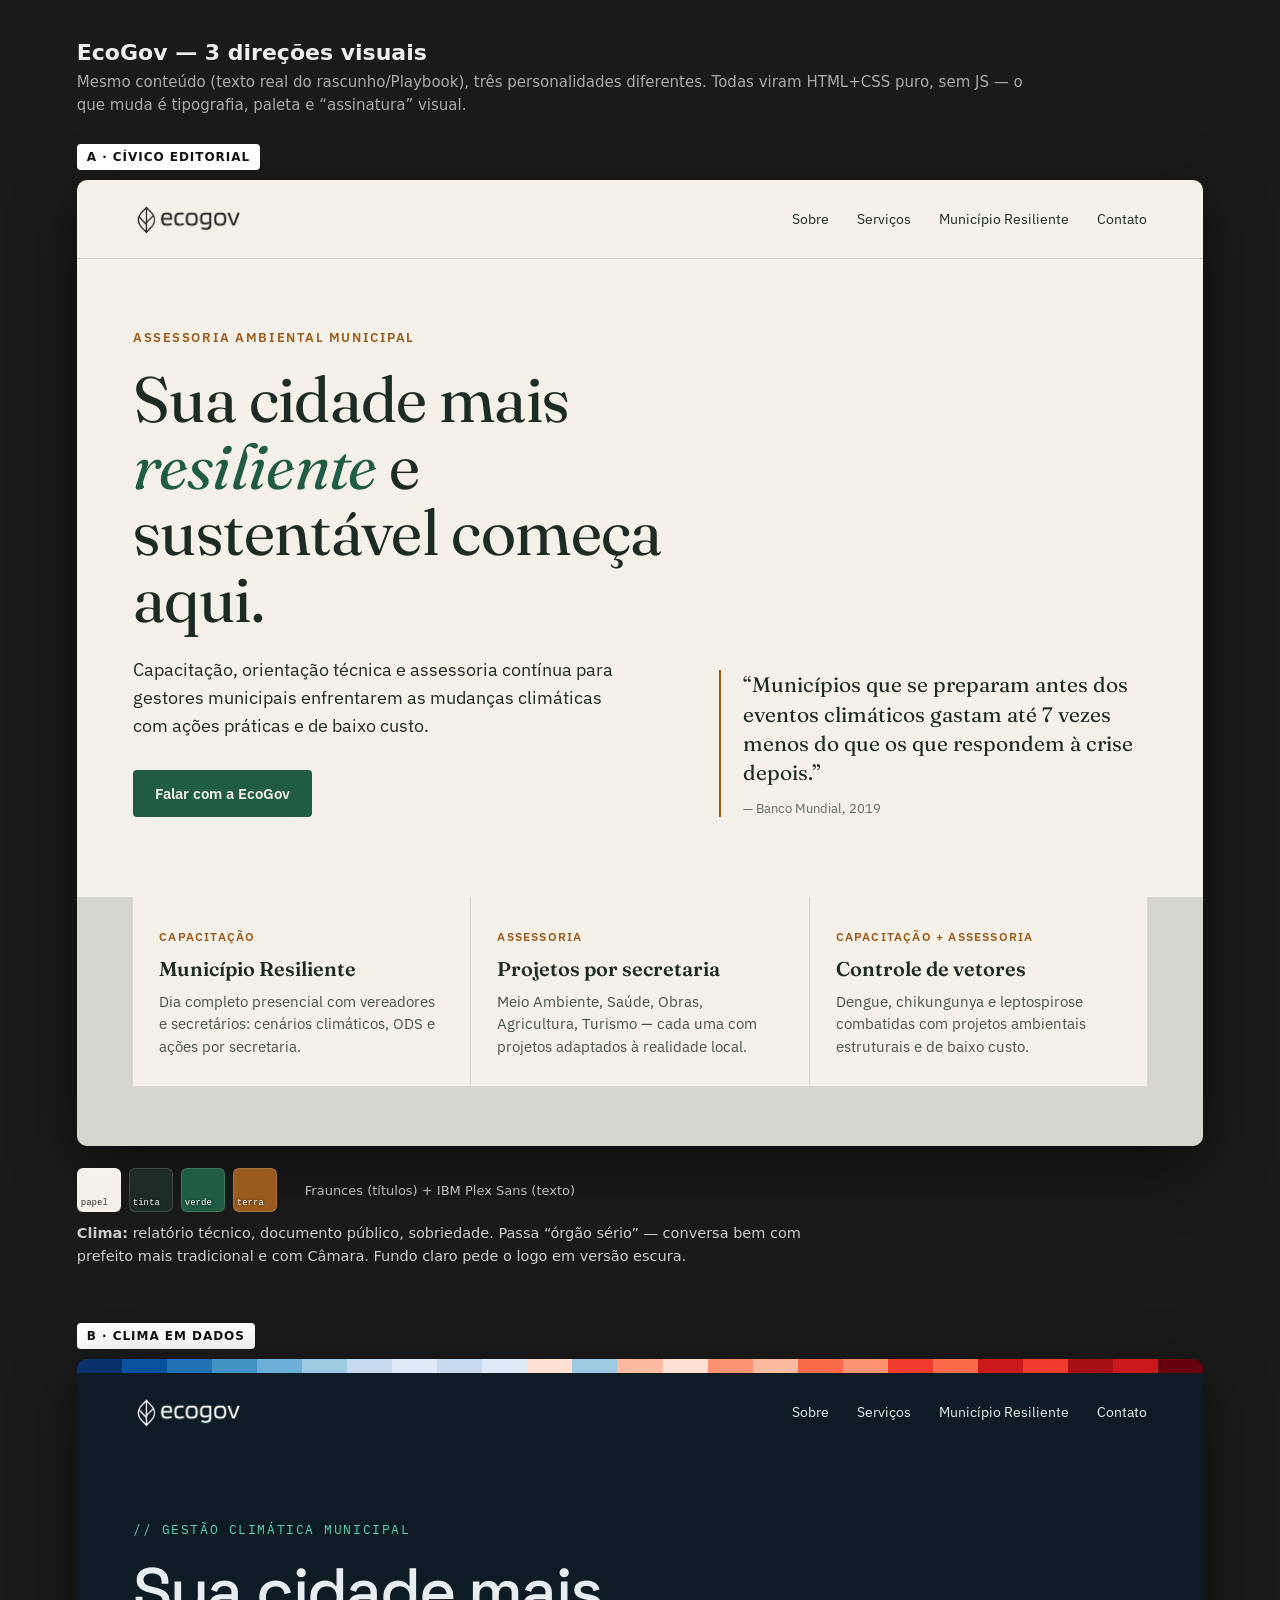
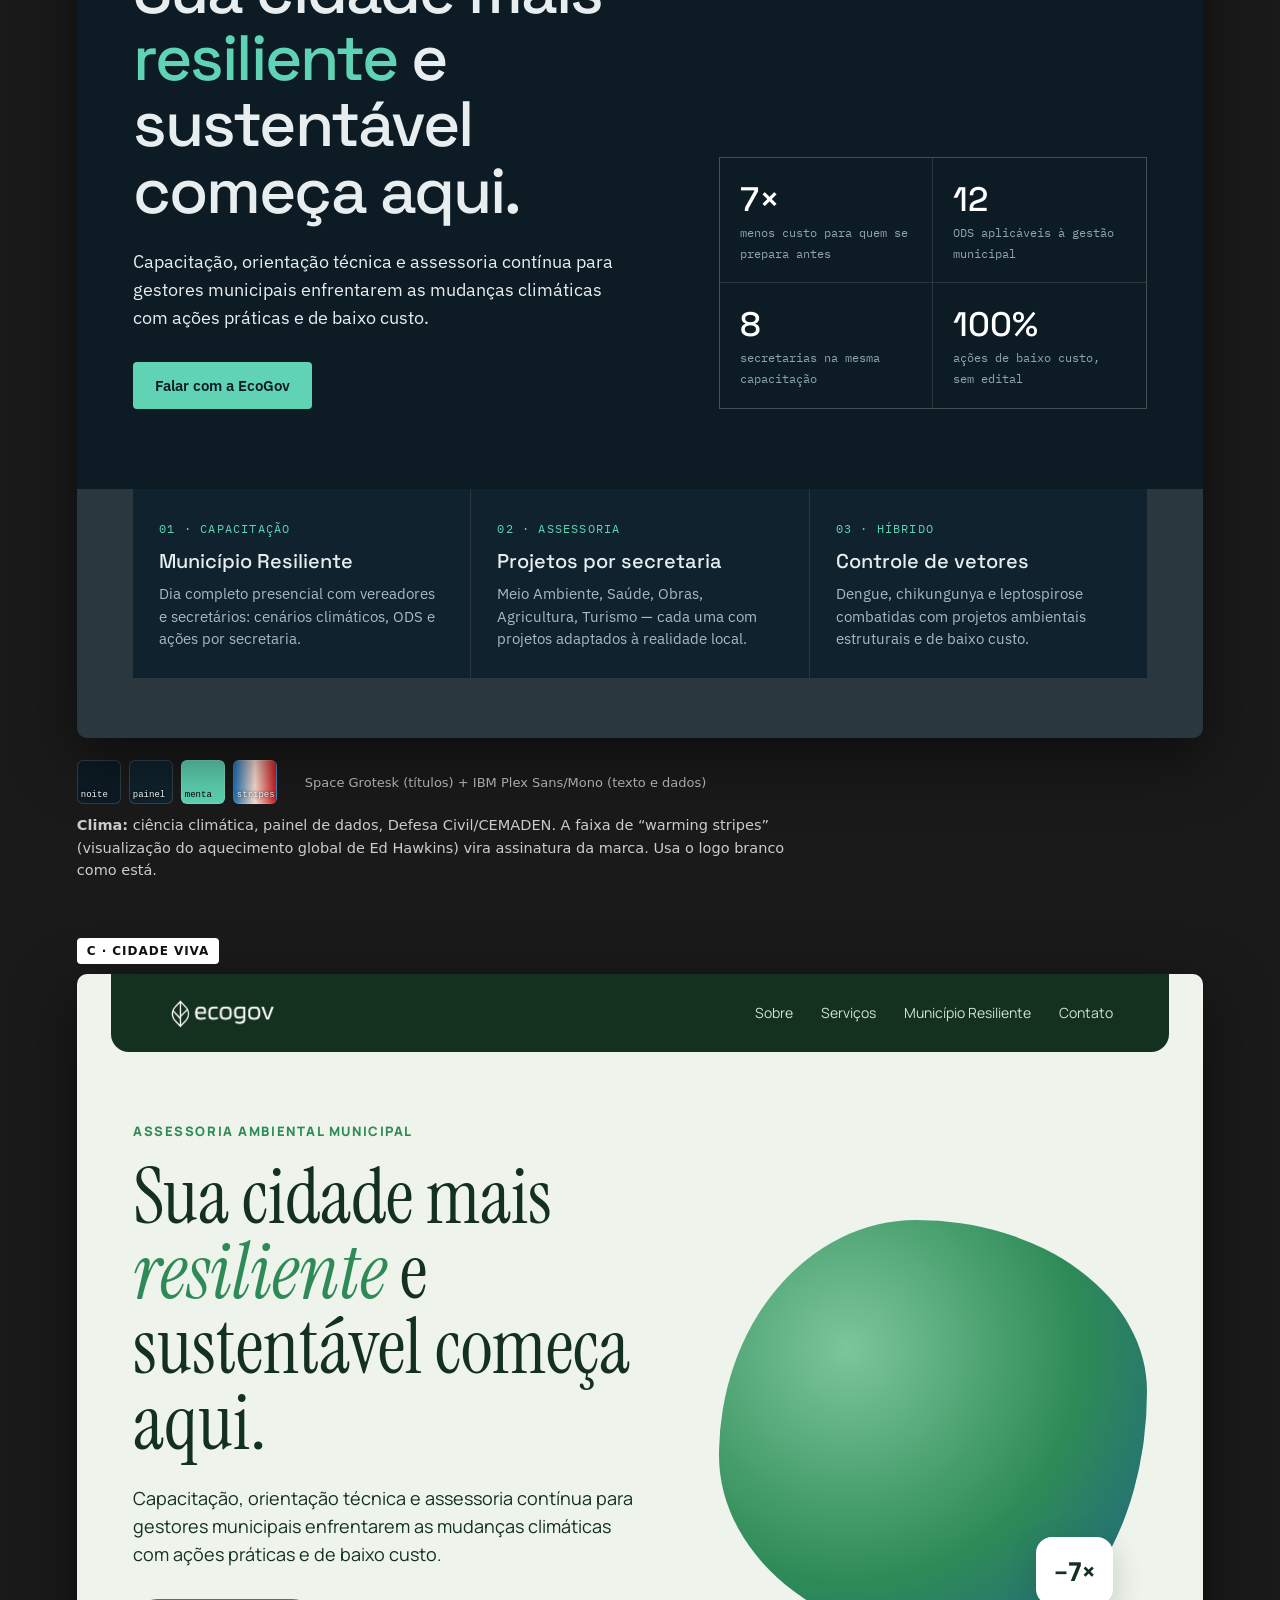
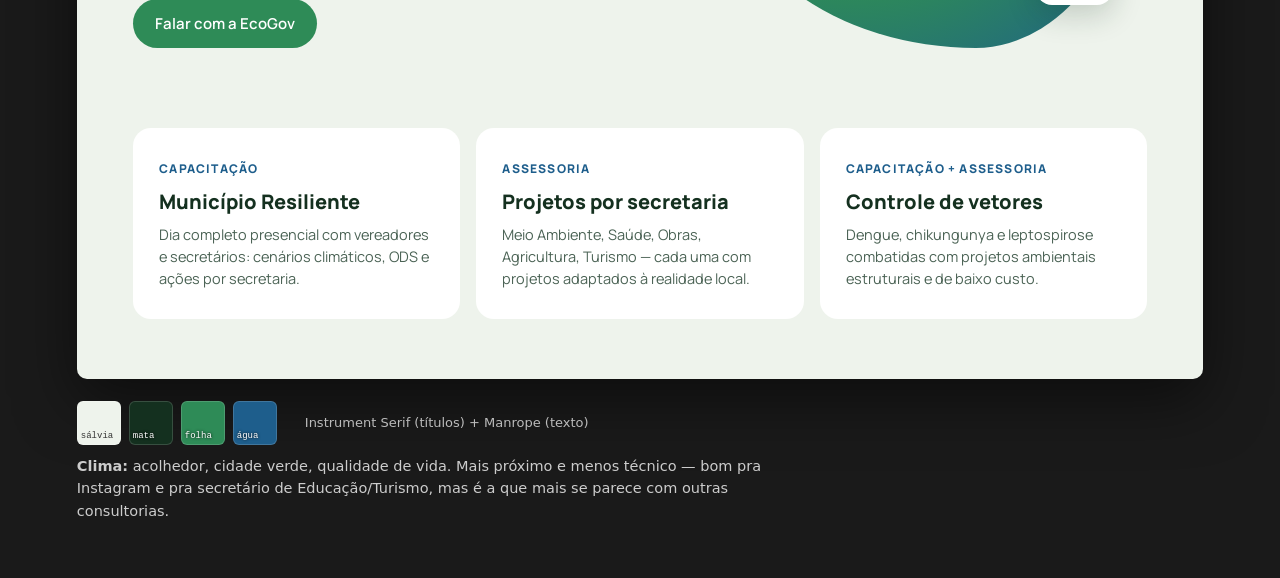
<file: _propostas/direcoes.html>
<!DOCTYPE html>
<html lang="pt-BR">
<head>
<meta charset="UTF-8">
<meta name="viewport" content="width=device-width, initial-scale=1">
<title>EcoGov — Direções visuais</title>
<link rel="preconnect" href="https://fonts.googleapis.com">
<link rel="preconnect" href="https://fonts.gstatic.com" crossorigin>
<link href="https://fonts.googleapis.com/css2?family=Fraunces:opsz,wght@9..144,400;9..144,600&family=IBM+Plex+Sans:wght@400;500;600&family=IBM+Plex+Mono:wght@400;500&family=Space+Grotesk:wght@400;500;700&family=Manrope:wght@400;600;800&family=Instrument+Serif:ital@0;1&display=swap" rel="stylesheet">
<style>
  *{box-sizing:border-box;margin:0;padding:0}
  body{font-family:system-ui,sans-serif;background:#1a1a1a;color:#eee}
  .intro{padding:40px 6vw 28px;max-width:1100px}
  .intro h1{font-size:22px;font-weight:600;margin-bottom:6px}
  .intro p{color:#aaa;font-size:15px;line-height:1.5}
  .tag{display:inline-block;font:600 12px/1 system-ui;letter-spacing:.08em;text-transform:uppercase;background:#fff;color:#111;padding:7px 10px;border-radius:4px;margin:0 6vw 10px}
  .dir{margin:0 0 56px}
  .frame{margin:0 6vw;border-radius:10px;overflow:hidden;box-shadow:0 20px 60px rgba(0,0,0,.5)}
  nav{display:flex;align-items:center;justify-content:space-between;padding:22px 5%}
  nav img{height:34px}
  nav ul{display:flex;gap:28px;list-style:none;font-size:14px}
  .btn{display:inline-block;padding:14px 22px;font-weight:600;font-size:15px;text-decoration:none;border-radius:4px}
  .hero{padding:70px 5% 80px;display:grid;grid-template-columns:1.25fr 1fr;gap:5%;align-items:end}
  .eyebrow{font-size:13px;letter-spacing:.12em;text-transform:uppercase;margin-bottom:20px}
  .hero h2{font-size:clamp(36px,5vw,64px);line-height:1.04;margin-bottom:24px}
  .hero p{font-size:18px;line-height:1.55;max-width:46ch;margin-bottom:30px}
  .cards{display:grid;grid-template-columns:repeat(3,1fr);gap:1px;padding:0 5% 60px}
  .card{padding:28px 26px}
  .card small{font-size:12px;letter-spacing:.1em;text-transform:uppercase}
  .card h3{font-size:20px;margin:12px 0 10px;line-height:1.2}
  .card p{font-size:14.5px;line-height:1.55}
  .spec{display:flex;flex-wrap:wrap;gap:28px;align-items:center;padding:22px 6vw 0;font-size:13px;color:#bbb}
  .sw{display:flex;gap:8px}
  .sw span{width:44px;height:44px;border-radius:6px;border:1px solid rgba(255,255,255,.15);display:flex;align-items:flex-end;padding:3px;font:9px/1 monospace;color:#fff;text-shadow:0 0 3px #000}
  .why{padding:10px 6vw 0;color:#ccc;font-size:14.5px;line-height:1.55;max-width:900px}
  @media(max-width:760px){.hero{grid-template-columns:1fr}.cards{grid-template-columns:1fr}nav ul{display:none}}

  /* ---------- A: CÍVICO EDITORIAL ---------- */
  .a{background:#F5F1E8;color:#1C2B24;font-family:"IBM Plex Sans",sans-serif}
  .a nav{border-bottom:1px solid #1C2B2422}
  .a nav img{filter:brightness(0) opacity(.85)}
  .a .hero h2{font-family:Fraunces,serif;font-weight:400;letter-spacing:-.01em}
  .a .hero h2 em{font-style:italic;color:#1F5C43}
  .a .eyebrow{color:#9A5B1E;font-weight:600}
  .a .btn{background:#1F5C43;color:#F5F1E8}
  .a .side{border-left:2px solid #9A5B1E;padding-left:22px;font-family:Fraunces,serif;font-size:21px;line-height:1.4;color:#1C2B24}
  .a .side small{display:block;margin-top:12px;font:13px "IBM Plex Sans";color:#5d6b63}
  .a .cards{background:#1C2B2422}
  .a .card{background:#F5F1E8}
  .a .card small{color:#9A5B1E;font-weight:600}
  .a .card h3{font-family:Fraunces,serif;font-weight:600}
  .a .card p{color:#44534b}

  /* ---------- B: CLIMA EM DADOS ---------- */
  .b{background:#0C1B24;color:#E8EEF0;font-family:"IBM Plex Sans",sans-serif;position:relative}
  .b .stripes{height:14px;background:linear-gradient(90deg,#08306b 0 4%,#08519c 4% 8%,#2171b5 8% 12%,#4292c6 12% 16%,#6baed6 16% 20%,#9ecae1 20% 24%,#c6dbef 24% 28%,#deebf7 28% 32%,#c6dbef 32% 36%,#deebf7 36% 40%,#fee0d2 40% 44%,#9ecae1 44% 48%,#fcbba1 48% 52%,#fee0d2 52% 56%,#fc9272 56% 60%,#fcbba1 60% 64%,#fb6a4a 64% 68%,#fc9272 68% 72%,#ef3b2c 72% 76%,#fb6a4a 76% 80%,#cb181d 80% 84%,#ef3b2c 84% 88%,#a50f15 88% 92%,#cb181d 92% 96%,#67000d 96% 100%)}
  .b .hero h2{font-family:"Space Grotesk",sans-serif;font-weight:500;letter-spacing:-.03em}
  .b .hero h2 em{font-style:normal;color:#5FD3B4}
  .b .eyebrow{font-family:"IBM Plex Mono",monospace;color:#5FD3B4}
  .b .btn{background:#5FD3B4;color:#0C1B24}
  .b .data{display:grid;grid-template-columns:1fr 1fr;gap:1px;background:#ffffff1f;border:1px solid #ffffff1f}
  .b .data div{background:#0C1B24;padding:20px}
  .b .data b{display:block;font:500 34px "Space Grotesk";color:#fff}
  .b .data span{font:12px/1.4 "IBM Plex Mono",monospace;color:#8FA6B0}
  .b .cards{background:#ffffff1f}
  .b .card{background:#0F222D}
  .b .card small{font-family:"IBM Plex Mono",monospace;color:#5FD3B4}
  .b .card h3{font-family:"Space Grotesk";font-weight:500}
  .b .card p{color:#A9BAC1}

  /* ---------- C: CIDADE VIVA ---------- */
  .c{background:#EEF3EC;color:#14301F;font-family:Manrope,sans-serif}
  .c nav{background:#14301F;border-radius:0 0 18px 18px;margin:0 3%}
  .c nav ul{color:#cfe3d4}
  .c .hero h2{font-family:"Instrument Serif",serif;font-weight:400;font-size:clamp(42px,6vw,78px);line-height:.98}
  .c .hero h2 em{color:#2E8B57}
  .c .eyebrow{color:#2E8B57;font-weight:800}
  .c .btn{background:#2E8B57;color:#fff;border-radius:40px}
  .c .blob{aspect-ratio:1;border-radius:46% 54% 40% 60%/55% 40% 60% 45%;background:radial-gradient(circle at 30% 30%,#7CC69B,#2E8B57 55%,#1E5E8C);position:relative}
  .c .blob::after{content:"–7×";position:absolute;right:8%;bottom:10%;background:#fff;color:#14301F;font:800 26px Manrope;padding:16px 18px;border-radius:16px;box-shadow:0 10px 30px #14301F33}
  .c .cards{gap:16px}
  .c .card{background:#fff;border-radius:18px}
  .c .card small{color:#1E5E8C;font-weight:800}
  .c .card h3{font-weight:800}
  .c .card p{color:#4b6355}
</style>
</head>
<body>
<div class="intro">
  <h1>EcoGov — 3 direções visuais</h1>
  <p>Mesmo conteúdo (texto real do rascunho/Playbook), três personalidades diferentes. Todas viram HTML+CSS puro, sem JS — o que muda é tipografia, paleta e “assinatura” visual.</p>
</div>

<!-- A -->
<section class="dir">
  <span class="tag">A · Cívico Editorial</span>
  <div class="frame a">
    <nav><img src="logo.png" alt="EcoGov"><ul><li>Sobre</li><li>Serviços</li><li>Município Resiliente</li><li>Contato</li></ul></nav>
    <div class="hero">
      <div>
        <div class="eyebrow">Assessoria ambiental municipal</div>
        <h2>Sua cidade mais <em>resiliente</em> e sustentável começa aqui.</h2>
        <p>Capacitação, orientação técnica e assessoria contínua para gestores municipais enfrentarem as mudanças climáticas com ações práticas e de baixo custo.</p>
        <a class="btn" href="#">Falar com a EcoGov</a>
      </div>
      <div class="side">“Municípios que se preparam antes dos eventos climáticos gastam até 7 vezes menos do que os que respondem à crise depois.”<small>— Banco Mundial, 2019</small></div>
    </div>
    <div class="cards">
      <div class="card"><small>Capacitação</small><h3>Município Resiliente</h3><p>Dia completo presencial com vereadores e secretários: cenários climáticos, ODS e ações por secretaria.</p></div>
      <div class="card"><small>Assessoria</small><h3>Projetos por secretaria</h3><p>Meio Ambiente, Saúde, Obras, Agricultura, Turismo — cada uma com projetos adaptados à realidade local.</p></div>
      <div class="card"><small>Capacitação + Assessoria</small><h3>Controle de vetores</h3><p>Dengue, chikungunya e leptospirose combatidas com projetos ambientais estruturais e de baixo custo.</p></div>
    </div>
  </div>
  <div class="spec"><div class="sw"><span style="background:#F5F1E8;color:#333;text-shadow:none">papel</span><span style="background:#1C2B24">tinta</span><span style="background:#1F5C43">verde</span><span style="background:#9A5B1E">terra</span></div><div>Fraunces (títulos) + IBM Plex Sans (texto)</div></div>
  <p class="why"><b>Clima:</b> relatório técnico, documento público, sobriedade. Passa “órgão sério” — conversa bem com prefeito mais tradicional e com Câmara. Fundo claro pede o logo em versão escura.</p>
</section>

<!-- B -->
<section class="dir">
  <span class="tag">B · Clima em Dados</span>
  <div class="frame b">
    <div class="stripes" title="Warming stripes — aquecimento global ano a ano"></div>
    <nav><img src="logo.png" alt="EcoGov"><ul><li>Sobre</li><li>Serviços</li><li>Município Resiliente</li><li>Contato</li></ul></nav>
    <div class="hero">
      <div>
        <div class="eyebrow">// gestão climática municipal</div>
        <h2>Sua cidade mais <em>resiliente</em> e sustentável começa aqui.</h2>
        <p>Capacitação, orientação técnica e assessoria contínua para gestores municipais enfrentarem as mudanças climáticas com ações práticas e de baixo custo.</p>
        <a class="btn" href="#">Falar com a EcoGov</a>
      </div>
      <div class="data">
        <div><b>7×</b><span>menos custo para quem se prepara antes</span></div>
        <div><b>12</b><span>ODS aplicáveis à gestão municipal</span></div>
        <div><b>8</b><span>secretarias na mesma capacitação</span></div>
        <div><b>100%</b><span>ações de baixo custo, sem edital</span></div>
      </div>
    </div>
    <div class="cards">
      <div class="card"><small>01 · capacitação</small><h3>Município Resiliente</h3><p>Dia completo presencial com vereadores e secretários: cenários climáticos, ODS e ações por secretaria.</p></div>
      <div class="card"><small>02 · assessoria</small><h3>Projetos por secretaria</h3><p>Meio Ambiente, Saúde, Obras, Agricultura, Turismo — cada uma com projetos adaptados à realidade local.</p></div>
      <div class="card"><small>03 · híbrido</small><h3>Controle de vetores</h3><p>Dengue, chikungunya e leptospirose combatidas com projetos ambientais estruturais e de baixo custo.</p></div>
    </div>
  </div>
  <div class="spec"><div class="sw"><span style="background:#0C1B24">noite</span><span style="background:#0F222D">painel</span><span style="background:#5FD3B4;color:#000;text-shadow:none">menta</span><span style="background:linear-gradient(90deg,#2171b5,#fee0d2,#cb181d)">stripes</span></div><div>Space Grotesk (títulos) + IBM Plex Sans/Mono (texto e dados)</div></div>
  <p class="why"><b>Clima:</b> ciência climática, painel de dados, Defesa Civil/CEMADEN. A faixa de “warming stripes” (visualização do aquecimento global de Ed Hawkins) vira assinatura da marca. Usa o logo branco como está.</p>
</section>

<!-- C -->
<section class="dir">
  <span class="tag">C · Cidade Viva</span>
  <div class="frame c">
    <nav><img src="logo.png" alt="EcoGov"><ul><li>Sobre</li><li>Serviços</li><li>Município Resiliente</li><li>Contato</li></ul></nav>
    <div class="hero">
      <div>
        <div class="eyebrow">Assessoria ambiental municipal</div>
        <h2>Sua cidade mais <em>resiliente</em> e sustentável começa aqui.</h2>
        <p>Capacitação, orientação técnica e assessoria contínua para gestores municipais enfrentarem as mudanças climáticas com ações práticas e de baixo custo.</p>
        <a class="btn" href="#">Falar com a EcoGov</a>
      </div>
      <div class="blob"></div>
    </div>
    <div class="cards">
      <div class="card"><small>Capacitação</small><h3>Município Resiliente</h3><p>Dia completo presencial com vereadores e secretários: cenários climáticos, ODS e ações por secretaria.</p></div>
      <div class="card"><small>Assessoria</small><h3>Projetos por secretaria</h3><p>Meio Ambiente, Saúde, Obras, Agricultura, Turismo — cada uma com projetos adaptados à realidade local.</p></div>
      <div class="card"><small>Capacitação + Assessoria</small><h3>Controle de vetores</h3><p>Dengue, chikungunya e leptospirose combatidas com projetos ambientais estruturais e de baixo custo.</p></div>
    </div>
  </div>
  <div class="spec"><div class="sw"><span style="background:#EEF3EC;color:#333;text-shadow:none">sálvia</span><span style="background:#14301F">mata</span><span style="background:#2E8B57">folha</span><span style="background:#1E5E8C">água</span></div><div>Instrument Serif (títulos) + Manrope (texto)</div></div>
  <p class="why"><b>Clima:</b> acolhedor, cidade verde, qualidade de vida. Mais próximo e menos técnico — bom pra Instagram e pra secretário de Educação/Turismo, mas é a que mais se parece com outras consultorias.</p>
</section>
</body>
</html>
</file>
